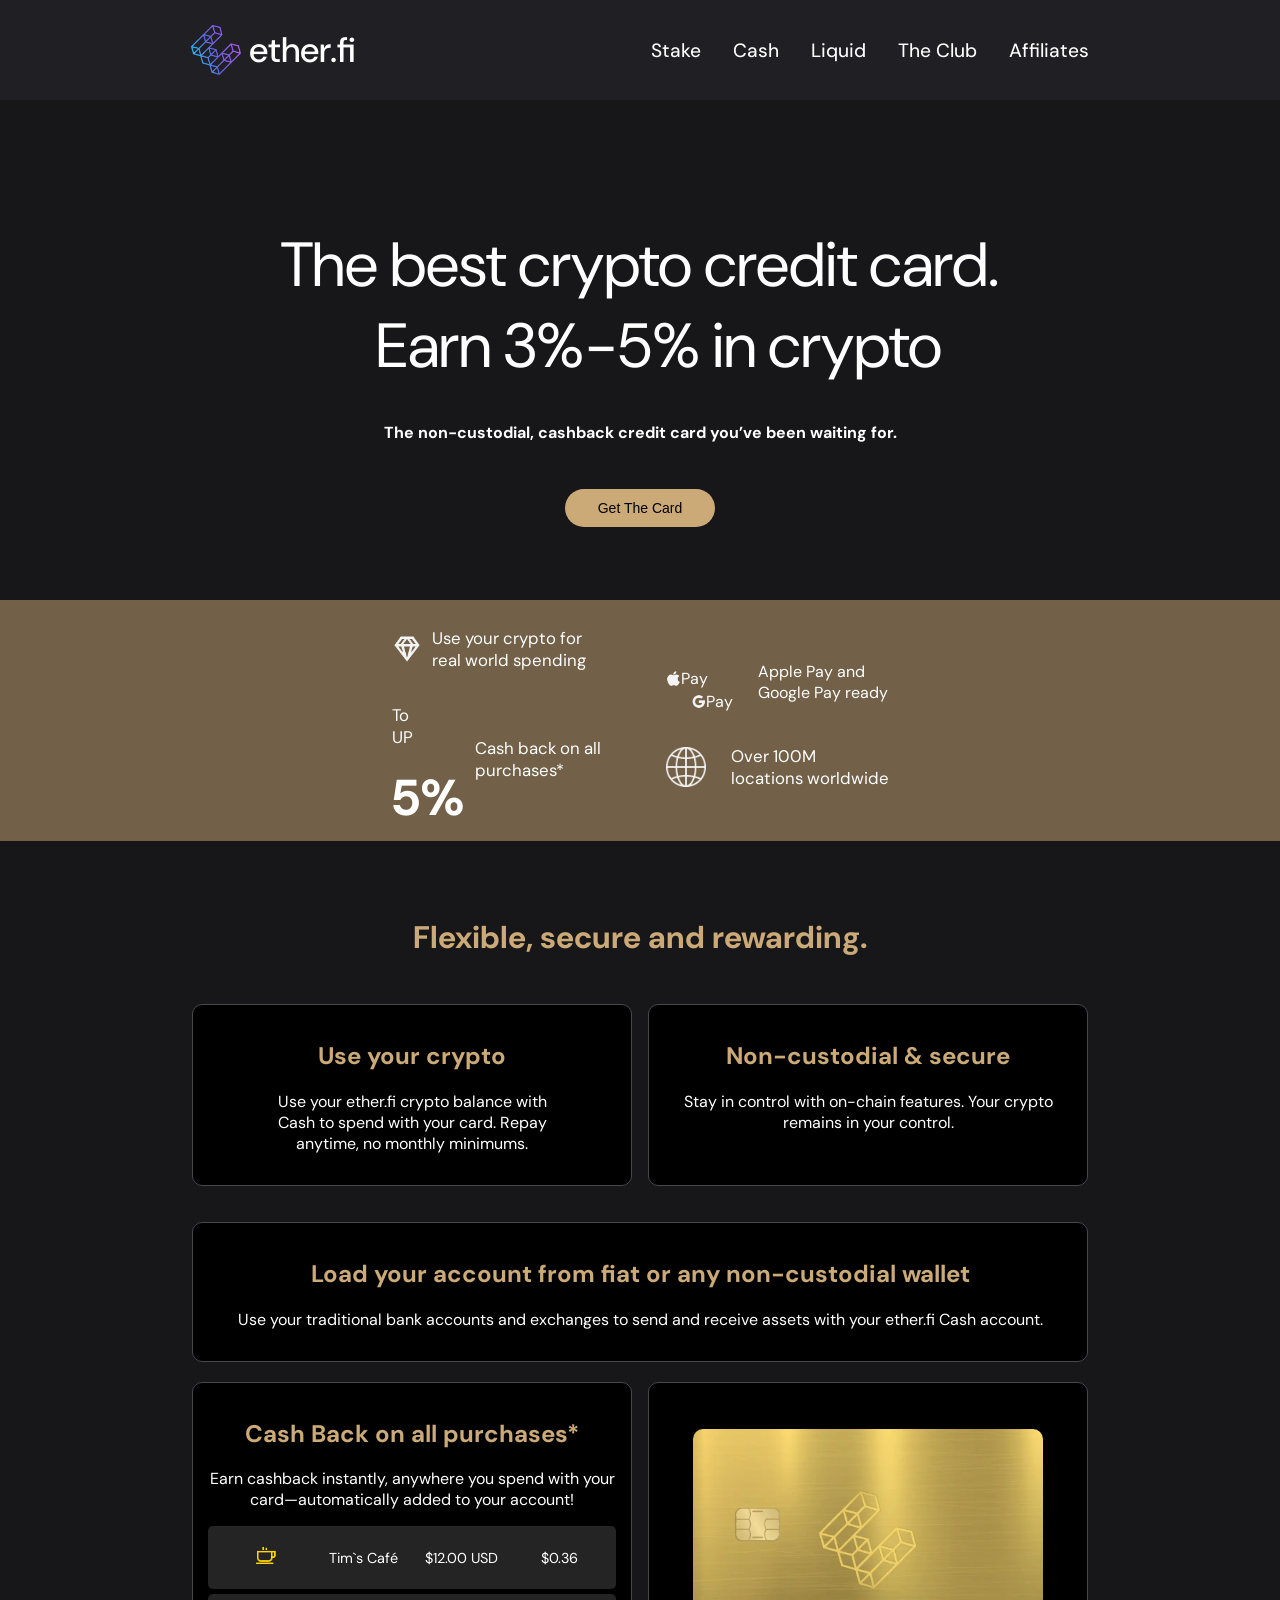
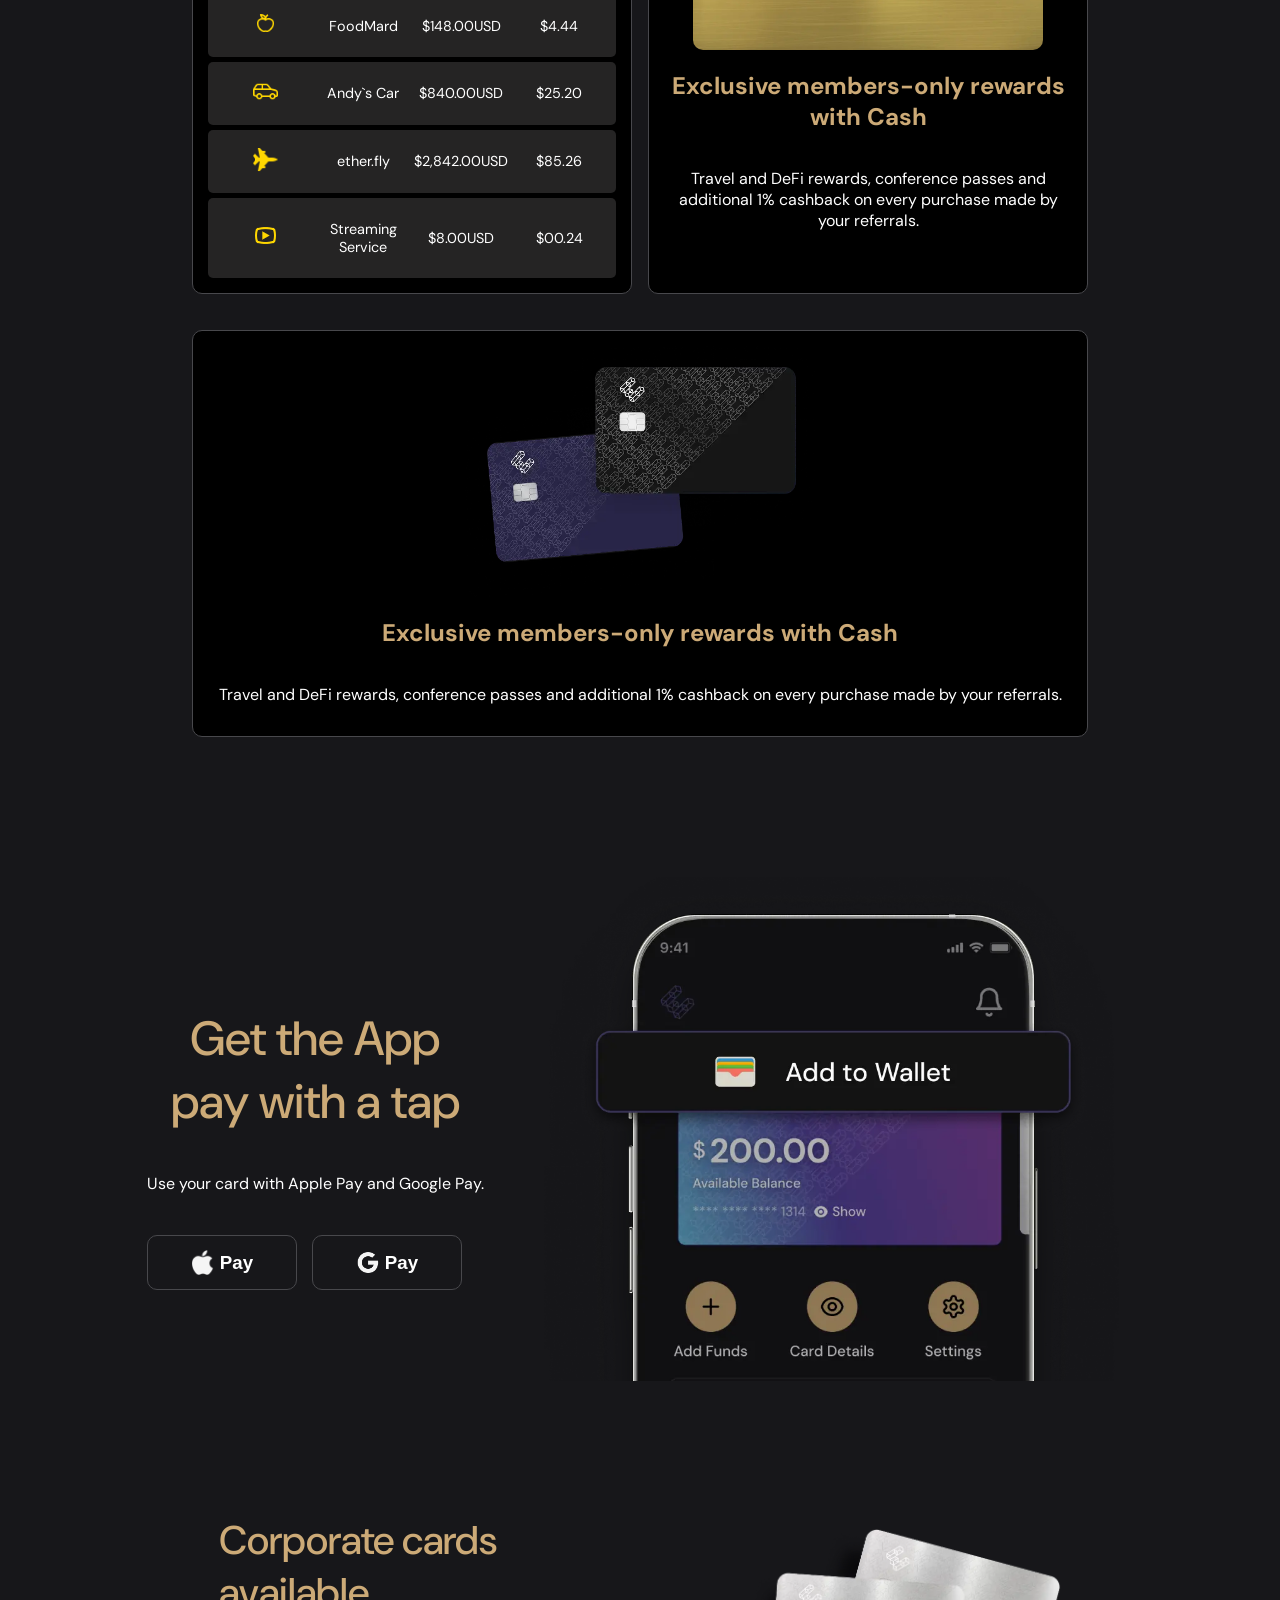
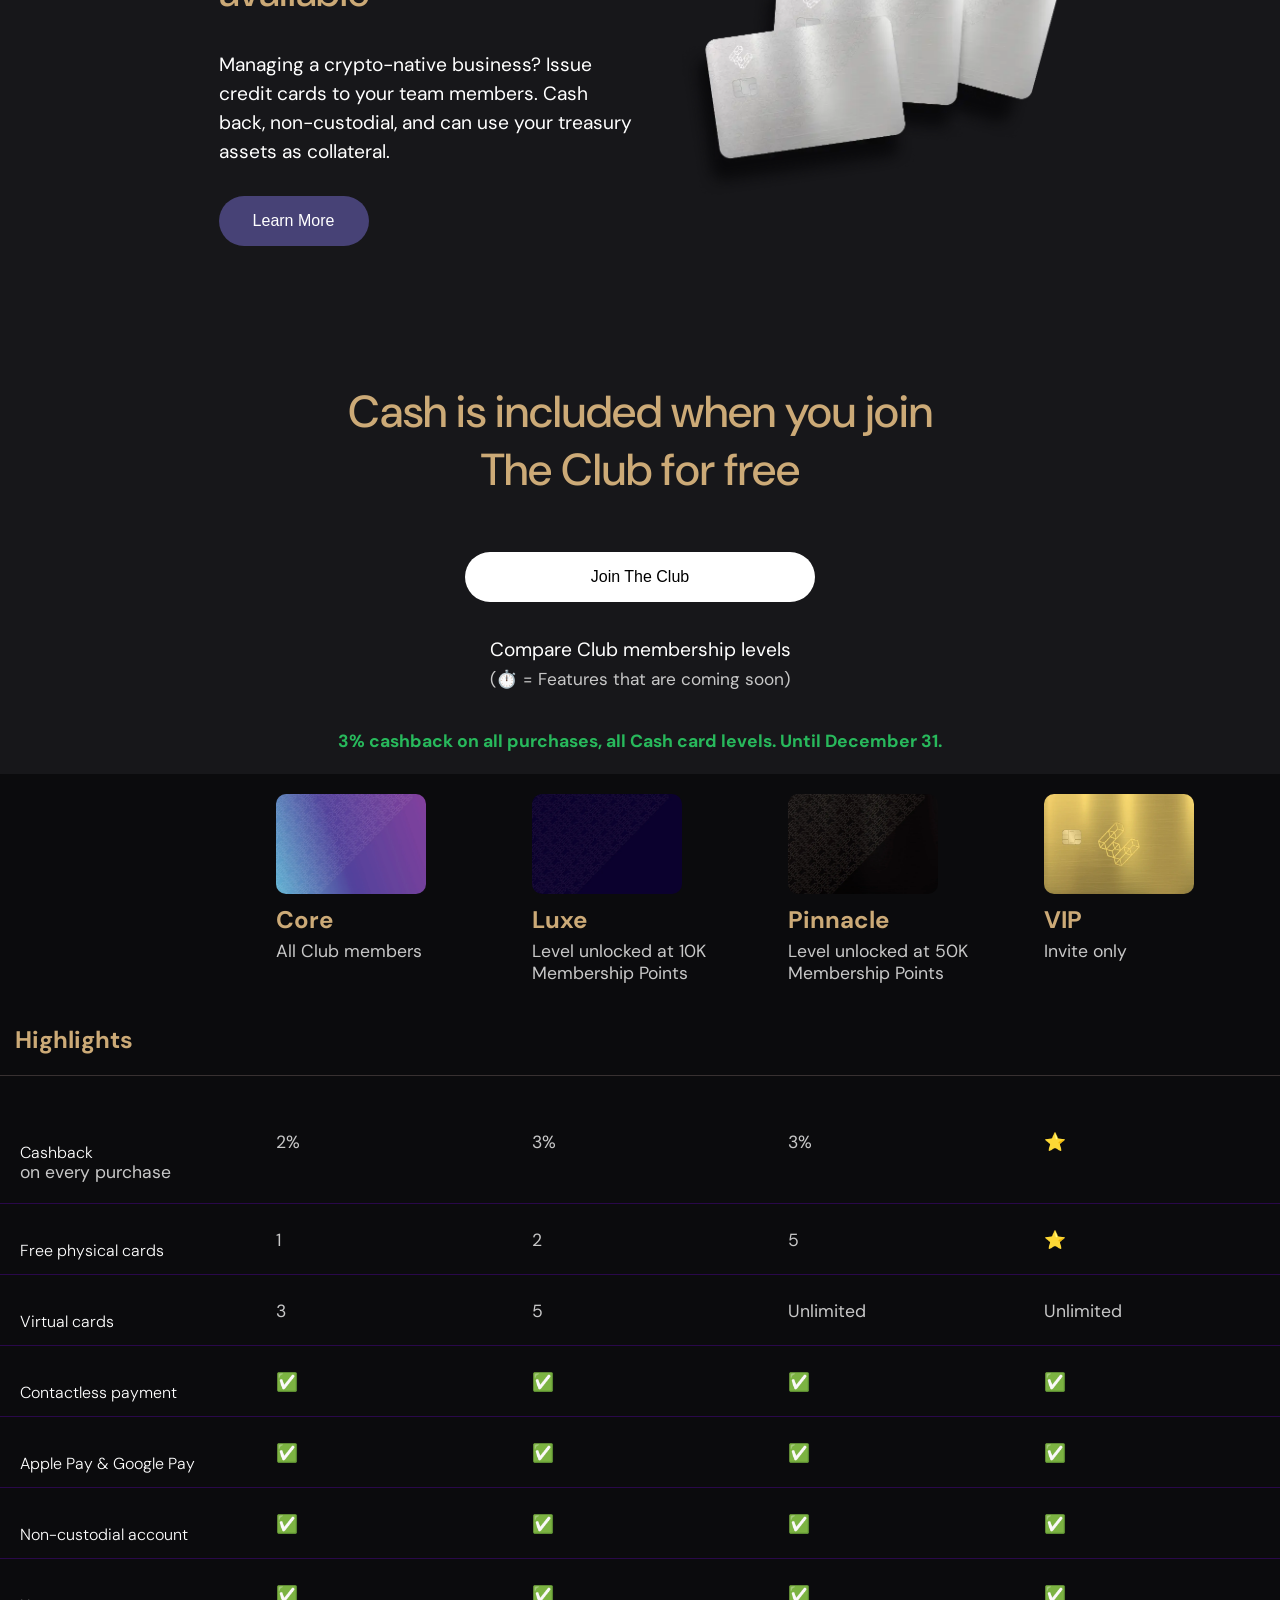
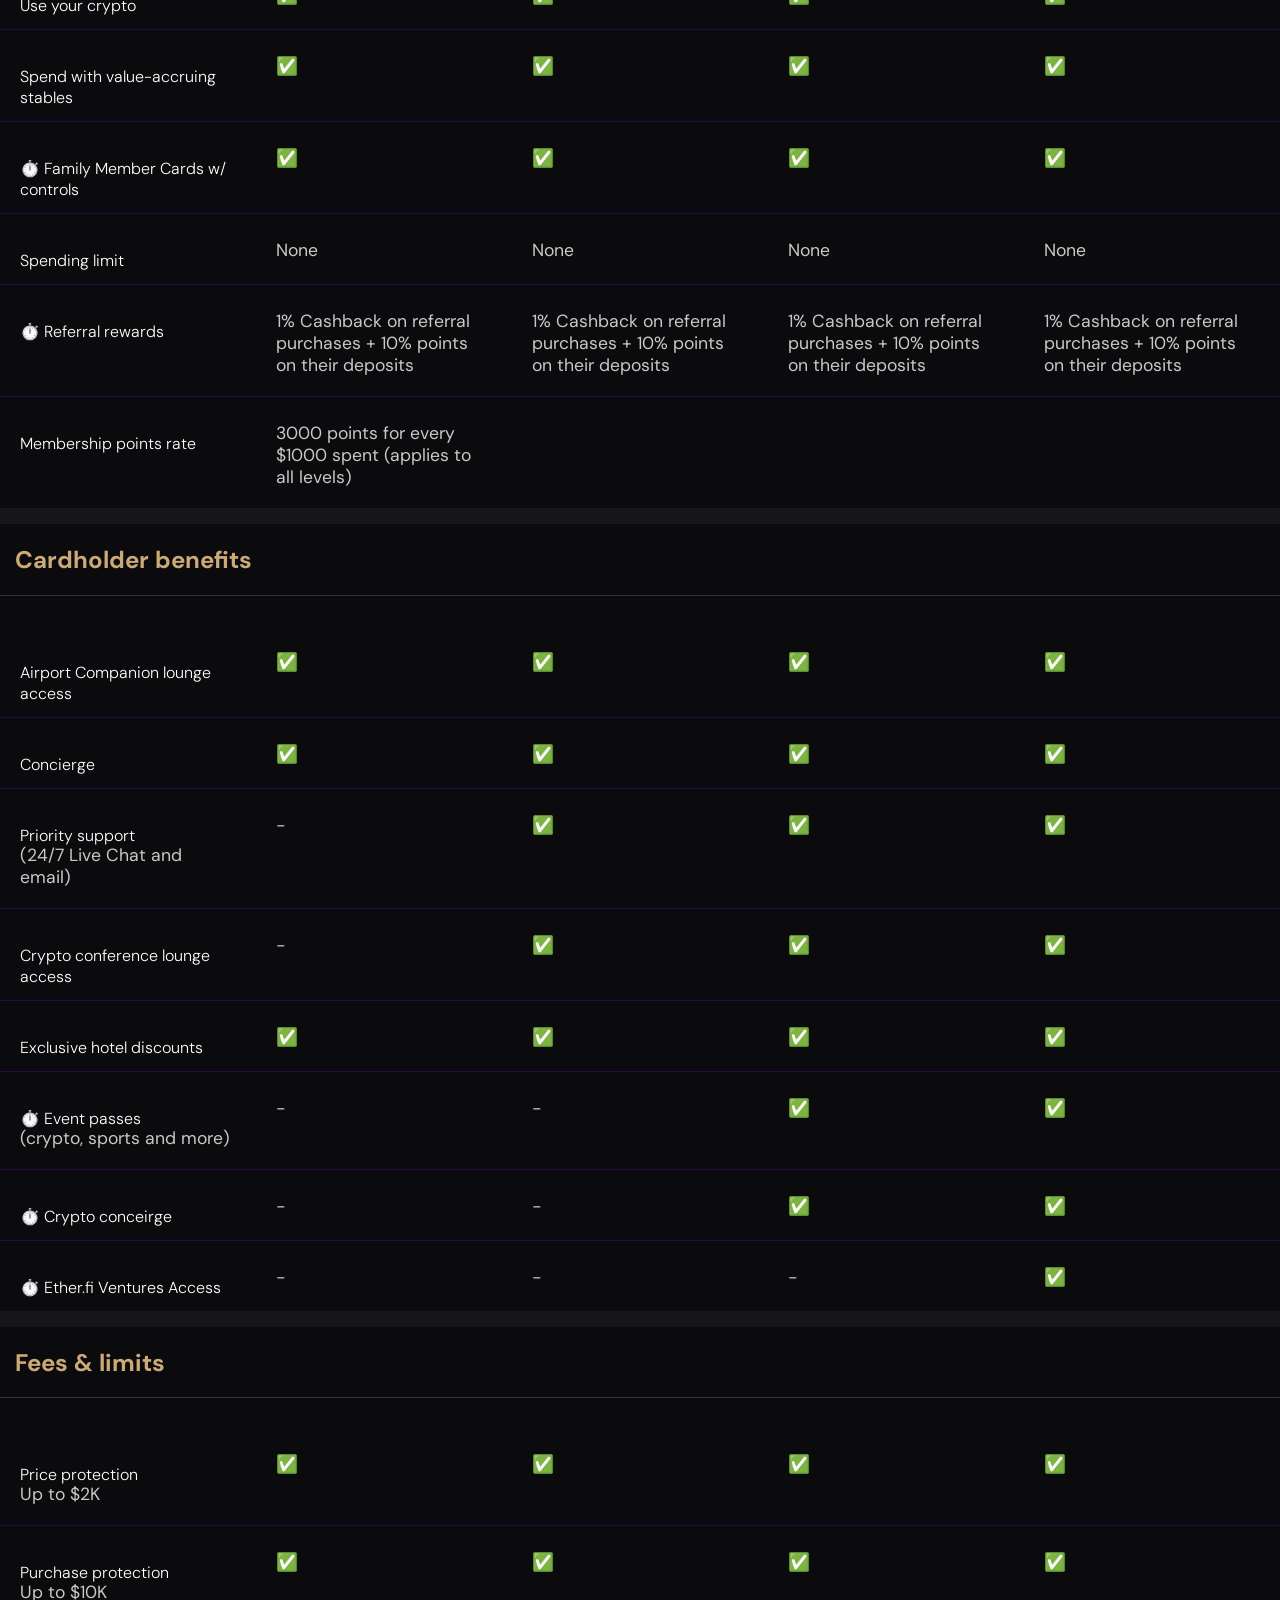
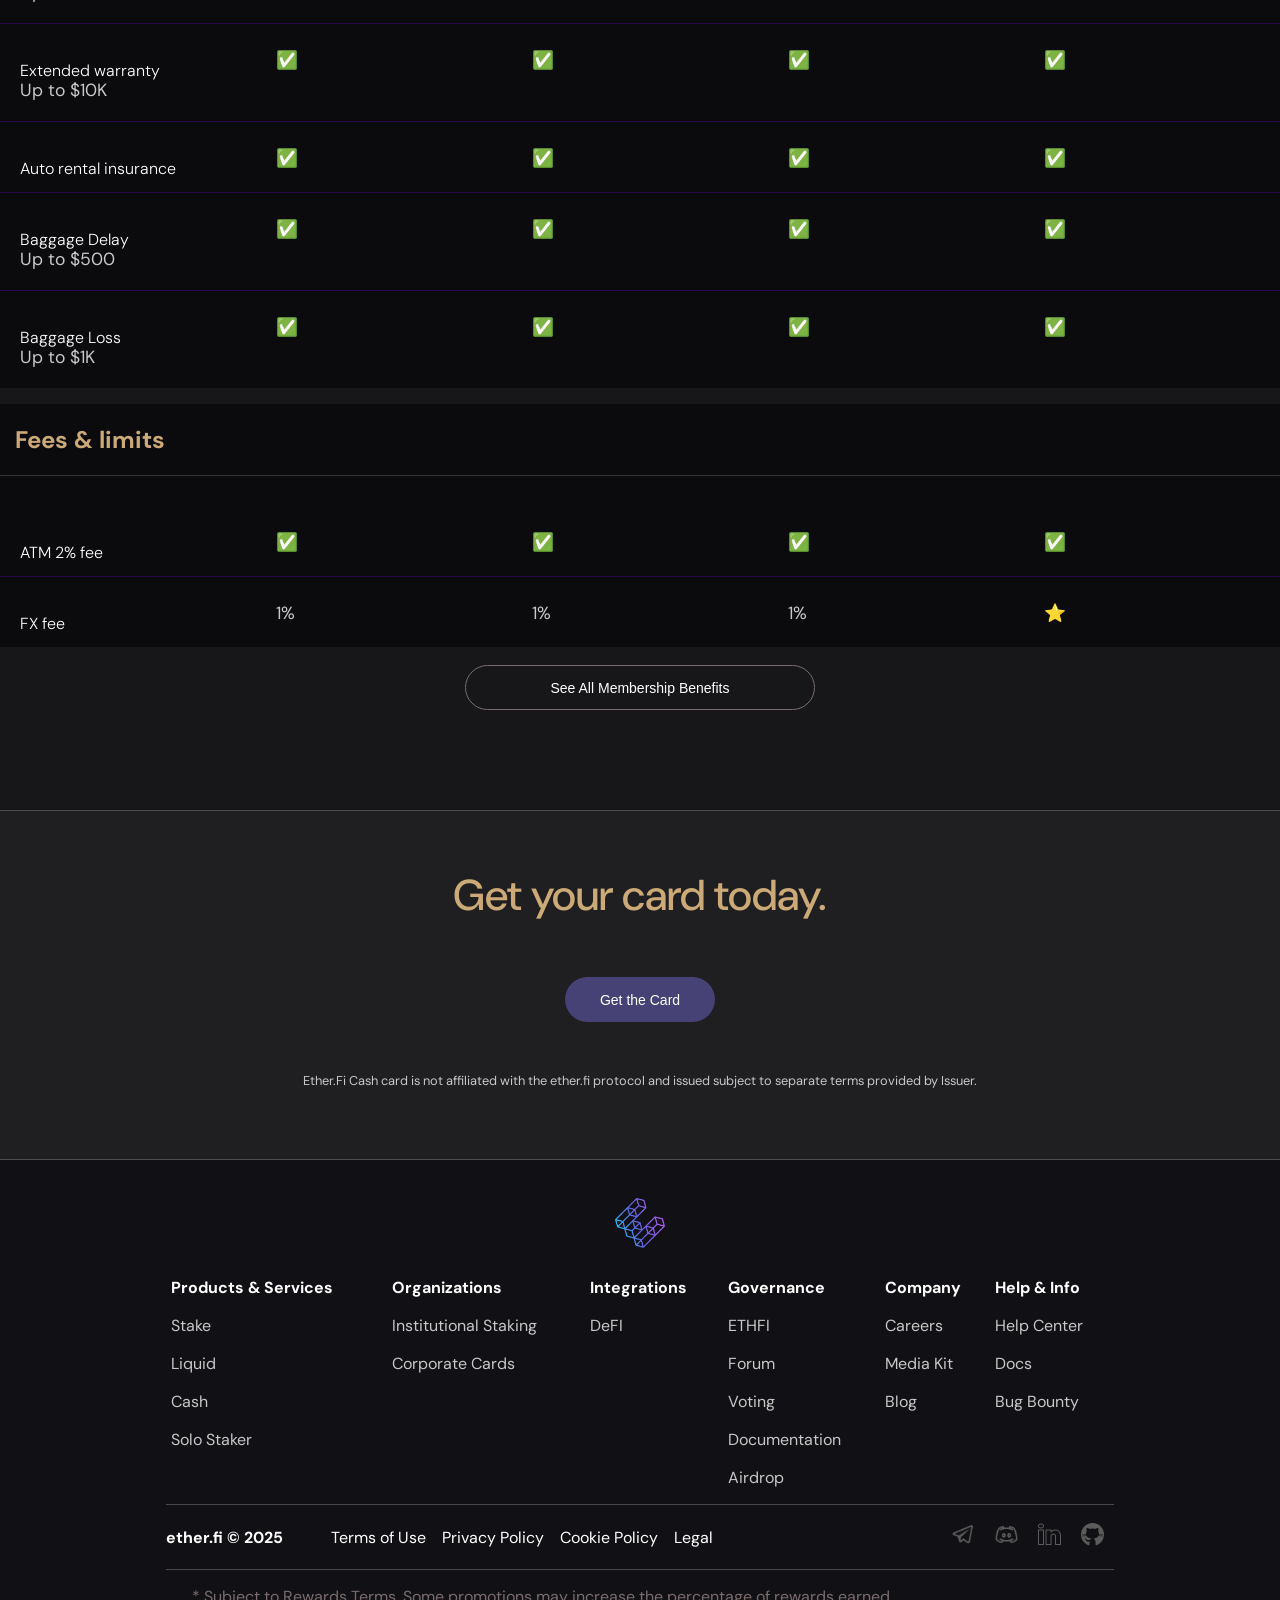
<file: index.html>
<!DOCTYPE html>
<html lang="en">

<head>
  <meta charset="UTF-8" />
  <meta name="viewport" content="width=device-width, initial-scale=1.0" />
  <title>Crypto Copy</title>
  <!-- DM Sans Font -->
  <link rel="preconnect" href="https://fonts.googleapis.com" />
  <link rel="preconnect" href="https://fonts.gstatic.com" crossorigin />
  <link
    href="https://fonts.googleapis.com/css2?family=DM+Sans:ital,opsz,wght@0,9..40,100..1000;1,9..40,100..1000&display=swap"
    rel="stylesheet" />
  <link rel="stylesheet" href="./css/styles.css" />
</head>

<body>
  <!-- Navigation Bar -->
 <nav class="crypto-nav">
  <div class="nav-logo">
    <img class="nav-logo-image" src="./images/logo.png" alt="Logo" />
    <span id="nav-logo-text">ether.fi</span>
  </div>

  
  <button class="hamburger" aria-label="Toggle menu">
    <span></span>
    <span></span>
    <span></span>
  </button>

  <div class="nav-menu">
    <ul class="nav--menu-items">
      <li><a href="https://www.ether.fi/stake">Stake</a></li>
      <li><a href="./index.html">Cash</a></li>
      <li><a href="https://www.ether.fi/liquid">Liquid</a></li>
      <li><a href="https://www.ether.fi/the-club">The Club</a></li>
      <li><a href="https://www.ether.fi/affiliates">Affiliates</a></li>
    </ul>
  </div>
</nav>


  <!-- Carousel Section -->
  <section class="carousel">
    <h1>
      The best crypto credit card.<br /><span> Earn 3%-5% in crypto</span>
    </h1>
    <p>The non-custodial, cashback credit card you’ve been waiting for.</p>
    <button class="carousel-btn"><a class="carousel-btn-a" href="https://www.ether.fi/app/cash/sign-up">Get The Card</a></button>
  </section>

  <!-- Second Navigation Bar -->
  <nav class="second-nav">
    <!-- second-nav-item for tablet 1-->
    <div class="second-nav-tablet-mobile">
      <div class="second-nav-item-1">
        <img class="second-nav-image1" src="./images/diamond.png" alt="diamond Logo" />
        <p>
          Use your crypto for<br />
          real world spending
        </p>
      </div>

      <div class="second-nav-item-2">
        <!-- div for mobile design -->
        <div class="second-nav-item-2-mobile">
          <div>
            <p>
              To <br />
              UP
            </p>
          </div>
          <div>
            <h1>5%</h1>
          </div>
        </div>
        <!-- end div for mobile design -->
        <div>
          <p>Cash back on all <br />purchases*</p>
        </div>
      </div>

    </div>
    <!--end second-nav-item for tablet 1-->

    <!-- second-nav-item for tablet 2-->
    <div class="second-nav-tablet-mobile">
      <div class="second-nav-item-3">
        <div>
          <p>
          <div class="second-nav-item-3-image-div">
            <sub class="second-nav-item-3-image-sub"><img class="second-nav-item-3-image" src="./images/apple.png"
                alt="apple-image" />
              <p>Pay</p>
            </sub>
          </div>

          <sup class="second-nav-item-3-image-sub2"><img class="second-nav-item-3-image" src="./images/google.png"
              alt="google-image" />
            <p>Pay</p>
          </sup>
        </div>
        <div>
          <p>
            Apple Pay and <br />
            Google Pay ready
          </p>
        </div>
      </div>


      <div class="second-nav-item-4">
        <img class="second-nav-image4" src="./images/globe.png" alt="globe image" />
        <p>Over 100M <br /> locations worldwide</p>
      </div>
  </nav>
  </div>
  <!--end second-nav-item for tablet 1-->
  <!-- Card Section -->
  <section class="card-section">

    <!-- Section Title -->
    <div class="card-section-h1-div">
      <h1 class="card-section-h1">
        Flexible, secure and rewarding.
      </h1>
    </div>

    <!--  Example Card Parent -->
    <div class="crypto">
      <!-- First row -->
      <div class="crypto-card">
        <!-- First card -->
        <div>
          <h2>Use your crypto</h2>
          <p>Use your ether.fi crypto balance with <br />Cash to spend with your card. Repay <br /> anytime, no
            monthly minimums.
          </p>
        </div>
        <!-- Second card -->
        <div>
          <h2>Non-custodial & secure</h2>
          <p>
            Stay in control with on-chain features. Your crypto remains in your control.
          </p>
        </div>
        <div>
          <h2>Load your account from fiat or any non-custodial wallet</h2>
          <p>
            Use your traditional bank accounts and exchanges to send and receive assets with your ether.fi Cash account.
          </p>
        </div>
      </div>

      <!-- Second row -->
      <div class="crypto-card">
        <!-- card 4 -->
        <div>
          <h2>
            Cash Back on all purchases*
          </h2>
          <p>
            Earn cashback instantly, anywhere you spend with your card—automatically added to your account!
          </p>

          <!-- Card 4 Table -->

          <div class="crypto-table">
            <!-- Row 1 -->
            <div class="crypto-table-row">
              <div><img class="crypto-table-row-img" src="./images/Cafe_64px.png" alt="Image"></div>
              <div>
                <p>Tim`s Café</p>
              </div>
              <div>
                <p>$12.00 USD</p>
              </div>
              <div>
                <p>$0.36</p>
              </div>
            </div>
            <!-- End of Row 1  -->

            <!-- Row 2 -->
            <div class="crypto-table-row">
              <div><img class="crypto-table-row-img" src="./images/normal apple.png" alt="Image"></div>
              <div>
                <p>FoodMard</p>
              </div>
              <div>
                <p>$148.00USD</p>
              </div>
              <div>
                <p>$4.44</p>
              </div>
            </div>
            <!-- End of Row 2  -->

            <!-- Row 3 -->
            <div class="crypto-table-row">
              <div><img class="crypto-table-row-img" src="./images/car.png" alt="Image"></div>
              <div>
                <p>Andy`s Car</p>
              </div>
              <div>
                <p>$840.00USD</p>
              </div>
              <div>
                <p>$25.20</p>
              </div>
            </div>
            <!-- End of Row 3  -->

            <!-- Row 4 -->
            <div class="crypto-table-row">
              <div><img class="crypto-table-row-img" src="./images/Fighter Jet_52px.png" alt="Image"></div>
              <div>
                <p>ether.fly</p>
              </div>
              <div>
                <p>$2,842.00USD</p>
              </div>
              <div>
                <p>$85.26</p>
              </div>
            </div>
            <!-- End of Row 4  -->

            <!-- Row 5 -->
            <div class="crypto-table-row">
              <div>
                <img class="crypto-table-row-img" src="./images/YouTube 2_48px.png" alt="Image">
              </div>
              <div>
                <p>Streaming Service</p>
              </div>
              <div>
                <p>$8.00USD</p>
              </div>
              <div>
                <p>$00.24</p>
              </div>
            </div>
            <!-- End of Row 5  -->
          </div>
        </div>
        <!-- card 4 end -->

        <!-- card 5 -->
        <div class="card-3">
          <img src="./images/gold_card.webp" alt="Golden Image">
          <h2>
            Exclusive members-only rewards with Cash
          </h2>
          <p>
            Travel and DeFi rewards, conference passes and additional 1% cashback on every purchase made by your
            referrals.
          </p>
        </div>
        <!-- card 5 end -->

        <!-- card 6 -->
        <div class="card-3">
          <img src="./images/two-cards.webp" alt="Golden Image">
          <h2>
            Exclusive members-only rewards with Cash
          </h2>
          <p>
            Travel and DeFi rewards, conference passes and additional 1% cashback on every purchase made by your
            referrals.
          </p>
        </div>
        <!-- card 6 end -->
      </div>
    </div>
  </section>

  <!-- Get the App Section -->
  <section>
    <!-- Row  -->
    <div class="payment-container">
      <!-- Get the App Col -->
      <div class="payment-title">
        <h2>Get the App <br> pay with a tap</h2>
        <p>Use your card with Apple Pay and Google Pay.</p>
        <!-- The two payment options -->
        <div class="payment-options">
          <div class="payment-options-btn">
            <button>
              <img src="./images/apple.png" alt="apple store image" />
              <h3>Pay</h3>
            </button>
          </div>
          <div class="payment-options-btn">
            <button>
              <img src="./images/google.png" alt="google play image" />
              <h3>Pay</h3>
            </button>
          </div>
        </div>
      </div>
      <!-- The two payment options -->

      <!-- Add to wallet image -->
      <div class="add-to-wallet-img">
        <div><img src="./images/add-to-wallet.webp" alt="add to wallet image"></div>
      </div>
    </div>
    <!-- Row End -->
  </section>

  <!-- Corporate Section   -->
  <section>
    <div class="corporate-parent">
      <div>
        <h2>
          Corporate cards <br /> available
        </h2>
        <p>
          Managing a crypto-native business? Issue <br /> credit cards to your team members. Cash <br /> back,
          non-custodial, and can
          use your treasury <br /> assets as collateral.
        </p>
        <button>Learn More</button>
      </div>
      <div>
        <img class="corporate-image" src="./images/corporate-cards-available.webp" alt="corporate-card">
      </div>
    </div>
  </section>

  <!-- Cash is included Section -->
  <section>
    <div class="cash-included-parent">
      <h2>
        Cash is included when you join <br /> The Club for free
      </h2>
      <button>Join The Club</button>
      <p>
        Compare Club membership levels <br />
        <span>(⏱️ = Features that are coming soon)</span>
      </p>
      <strong>3% cashback on all purchases, all Cash card levels. Until December 31.</strong>
    </div>

    <!-- Table Section With Card 1 -->
    <section class="hide">
      <div class="table-parent">
        <!-- Row 1 -->
        <div class="table-row">
          <!-- Empty Card -->
          <div class="table-inner-card">
            <p></p>
          </div>
          <!-- Core Card -->
          <div class="table-inner-card">
            <img src="./images/pepe_blank.webp" alt="card image" />
            <h2>Core</h2>
            <p>All Club members</p>
          </div>
          <!-- Luxe Card -->
          <div class="table-inner-card">
            <img src="./images/wojak_blank.webp" alt="card image" />
            <h2>Luxe</h2>
            <p>Level unlocked at 10K Membership Points</p>
          </div>
          <!-- Pinnacle Card -->
          <div class="table-inner-card">
            <img src="./images/chad_blank.webp" alt="card image" />
            <h2>Pinnacle</h2>
            <p>Level unlocked at 50K Membership Points</p>
          </div>
          <!-- VIP Card -->
          <div class="table-inner-card">
            <img src="./images/gold_card.webp" alt="card image" />
            <h2>VIP</h2>
            <p>Invite only</p>
          </div>
        </div>
        <!-- End Row 1 -->

        <!-- Row 2 -->
        <div class="highlights-row">
          <!-- Highlights Card -->
          <h2>Highlights </h2>
        </div>
        <!-- End Row 2 -->

        <!-- Row 3 -->
        <div class="table-row">
          <!-- item 1 -->
          <div class="table-inner-card">
            <h3>Cashback</h3>
            <p>on every purchase</p>
          </div>
          <!-- item 2 -->
          <div class="table-inner-card">
            <p>2%</p>
          </div>
          <!-- item 3 -->
          <div class="table-inner-card">
            <p>3%</p>
          </div>
          <!-- item 4 -->
          <div class="table-inner-card">
            <p>3%</p>
          </div>
          <!-- item 5 -->
          <div class="table-inner-card">
            <p>⭐️</p>
          </div>
        </div>
        <!-- End Row 3 -->

        <!-- row 4 -->
        <div class="table-row">
          <!-- item 1 -->
          <div class="table-inner-card">
            <h3>Free physical cards</h3>
          </div>
          <!-- item 2 -->
          <div class="table-inner-card">
            <p>1</p>
          </div>
          <!-- item 3 -->
          <div class="table-inner-card">
            <p>2</p>
          </div>
          <!-- item 4 -->
          <div class="table-inner-card">
            <p>5</p>
          </div>
          <!-- item 5 -->
          <div class="table-inner-card">
            <p>⭐️</p>
          </div>
        </div>
        <!-- end row 4 -->

        <!-- row 5 -->
        <div class="table-row">
          <!-- item 1 -->
          <div class="table-inner-card">
            <h3>Virtual cards</h3>
          </div>
          <!-- item 2 -->
          <div class="table-inner-card">
            <p>3</p>
          </div>
          <!-- item 3 -->
          <div class="table-inner-card">
            <p>5</p>
          </div>
          <!-- item 4 -->
          <div class="table-inner-card">
            <p>Unlimited</p>
          </div>
          <!-- item 5 -->
          <div class="table-inner-card">
            <p>Unlimited</p>
          </div>
        </div>
        <!-- end row 5 -->

        <!-- row 6 -->
        <div class="table-row">
          <!-- item 1 -->
          <div class="table-inner-card">
            <h3>Contactless payment</h3>
          </div>
          <!-- item 2 -->
          <div class="table-inner-card">
            <p>✅</p>
          </div>
          <!-- item 3 -->
          <div class="table-inner-card">
            <p>✅</p>
          </div>
          <!-- item 4 -->
          <div class="table-inner-card">
            <p>✅</p>
          </div>
          <!-- item 5 -->
          <div class="table-inner-card">
            <p>✅</p>
          </div>
        </div>
        <!-- end row 6 -->

        <!-- row 7 -->
        <div class="table-row">
          <!-- item 1 -->
          <div class="table-inner-card">
            <h3>Apple Pay & Google Pay</h3>
          </div>
          <!-- item 2 -->
          <div class="table-inner-card">
            <p>✅</p>
          </div>
          <!-- item 3 -->
          <div class="table-inner-card">
            <p>✅</p>
          </div>
          <!-- item 4 -->
          <div class="table-inner-card">
            <p>✅</p>
          </div>
          <!-- item 5 -->
          <div class="table-inner-card">
            <p>✅</p>
          </div>
        </div>
        <!-- end row 7 -->

        <!-- row 8 -->
        <div class="table-row">
          <!-- item 1 -->
          <div class="table-inner-card">
            <h3>Non-custodial account</h3>
          </div>
          <!-- item 2 -->
          <div class="table-inner-card">
            <p>✅</p>
          </div>
          <!-- item 3 -->
          <div class="table-inner-card">
            <p>✅</p>
          </div>
          <!-- item 4 -->
          <div class="table-inner-card">
            <p>✅</p>
          </div>
          <!-- item 5 -->
          <div class="table-inner-card">
            <p>✅</p>
          </div>
        </div>
        <!-- end row 8 -->

        <!-- row 9 -->
        <div class="table-row">
          <!-- item 1 -->
          <div class="table-inner-card">
            <h3>Use your crypto</h3>
          </div>
          <!-- item 2 -->
          <div class="table-inner-card">
            <p>✅</p>
          </div>
          <!-- item 3 -->
          <div class="table-inner-card">
            <p>✅</p>
          </div>
          <!-- item 4 -->
          <div class="table-inner-card">
            <p>✅</p>
          </div>
          <!-- item 5 -->
          <div class="table-inner-card">
            <p>✅</p>
          </div>
        </div>
        <!-- end row 9 -->

        <!-- row 10 -->
        <div class="table-row">
          <!-- item 1 -->
          <div class="table-inner-card">
            <h3>Spend with value-accruing stables</h3>
          </div>
          <!-- item 2 -->
          <div class="table-inner-card">
            <p>✅</p>
          </div>
          <!-- item 3 -->
          <div class="table-inner-card">
            <p>✅</p>
          </div>
          <!-- item 4 -->
          <div class="table-inner-card">
            <p>✅</p>
          </div>
          <!-- item 5 -->
          <div class="table-inner-card">
            <p>✅</p>
          </div>
        </div>
        <!-- end row 10 -->

        <!-- row 11 -->
        <div class="table-row">
          <!-- item 1 -->
          <div class="table-inner-card">
            <h3>⏱️ Family Member Cards w/ controls</h3>
          </div>
          <!-- item 2 -->
          <div class="table-inner-card">
            <p>✅</p>
          </div>
          <!-- item 3 -->
          <div class="table-inner-card">
            <p>✅</p>
          </div>
          <!-- item 4 -->
          <div class="table-inner-card">
            <p>✅</p>
          </div>
          <!-- item 5 -->
          <div class="table-inner-card">
            <p>✅</p>
          </div>
        </div>
        <!-- end row 11 -->

        <!-- row 12 -->
        <div class="table-row">
          <!-- item 1 -->
          <div class="table-inner-card">
            <h3>Spending limit</h3>
          </div>
          <!-- item 2 -->
          <div class="table-inner-card">
            <p>None</p>
          </div>
          <!-- item 3 -->
          <div class="table-inner-card">
            <p>None</p>
          </div>
          <!-- item 4 -->
          <div class="table-inner-card">
            <p>None</p>
          </div>
          <!-- item 5 -->
          <div class="table-inner-card">
            <p>None</p>
          </div>
        </div>
        <!-- end row 12 -->

        <!-- row 13 -->
        <div class="table-row">
          <!-- item 1 -->
          <div class="table-inner-card">
            <h3>⏱️ Referral rewards</h3>
          </div>
          <!-- item 2 -->
          <div class="table-inner-card">
            <p>1% Cashback on referral purchases + 10% points on their deposits</p>
          </div>
          <!-- item 3 -->
          <div class="table-inner-card">
            <p>1% Cashback on referral purchases + 10% points on their deposits</p>
          </div>
          <!-- item 4 -->
          <div class="table-inner-card">
            <p>1% Cashback on referral purchases + 10% points on their deposits</p>
          </div>
          <!-- item 5 -->
          <div class="table-inner-card">
            <p>1% Cashback on referral purchases + 10% points on their deposits</p>
          </div>
        </div>
        <!-- end row 13 -->

        <!-- row 14 -->
        <div class="table-row">
          <!-- item 1 -->
          <div class="table-inner-card">
            <h3>Membership points rate</h3>
          </div>
          <!-- item 2 -->
          <div class="table-inner-card">
            <p>3000 points for every $1000 spent (applies to all levels)</p>
          </div>
          <!-- item 3 -->
          <div class="table-inner-card">
            <p></p>
          </div>
          <!-- item 4 -->
          <div class="table-inner-card">
            <p></p>
          </div>
          <!-- item 5 -->
          <div class="table-inner-card">
            <p></p>
          </div>
        </div>
        <!-- end row 14 -->
      </div>
    </section>
    <!-- End Table Section With Card 1  -->

    <!-- Table Section With Card 2 -->
    <section class="separate-table hide">
      <div class="table-parent">

        <!-- row 1 -->
        <div class="highlights-row">
          <!-- Cardholder benefits Card -->
          <h2>Cardholder benefits </h2>
        </div>
        <!-- end row 1 -->

        <!-- row 2 -->
        <div class="table-row">
          <!-- item 1 -->
          <div class="table-inner-card">
            <h3>Airport Companion lounge access</h3>
          </div>
          <!-- item 2 -->
          <div class="table-inner-card">
            <p>✅</p>
          </div>
          <!-- item 3 -->
          <div class="table-inner-card">
            <p>✅</p>
          </div>
          <!-- item 4 -->
          <div class="table-inner-card">
            <p>✅</p>
          </div>
          <!-- item 5 -->
          <div class="table-inner-card">
            <p>✅</p>
          </div>
        </div>
        <!-- end row 2-->

        <!-- row 3 -->
        <div class="table-row">
          <!-- item 1 -->
          <div class="table-inner-card">
            <h3>Concierge</h3>
          </div>
          <!-- item 2 -->
          <div class="table-inner-card">
            <p>✅</p>
          </div>
          <!-- item 3 -->
          <div class="table-inner-card">
            <p>✅</p>
          </div>
          <!-- item 4 -->
          <div class="table-inner-card">
            <p>✅</p>
          </div>
          <!-- item 5 -->
          <div class="table-inner-card">
            <p>✅</p>
          </div>
        </div>
        <!-- end row 3 -->

        <!-- row 4 -->
        <div class="table-row">
          <!-- item 1 -->
          <div class="table-inner-card">
            <h3>Priority support</h3>
            <p>(24/7 Live Chat and email)</p>
          </div>
          <!-- item 2 -->
          <div class="table-inner-card">
            <p>-</p>
          </div>
          <!-- item 3 -->
          <div class="table-inner-card">
            <p>✅</p>
          </div>
          <!-- item 4 -->
          <div class="table-inner-card">
            <p>✅</p>
          </div>
          <!-- item 5 -->
          <div class="table-inner-card">
            <p>✅</p>
          </div>
        </div>
        <!-- end row 4 -->

        <!-- row 5 -->
        <div class="table-row">
          <!-- item 1 -->
          <div class="table-inner-card">
            <h3>Crypto conference lounge access</h3>
          </div>
          <!-- item 2 -->
          <div class="table-inner-card">
            <p>-</p>
          </div>
          <!-- item 3 -->
          <div class="table-inner-card">
            <p>✅</p>
          </div>
          <!-- item 4 -->
          <div class="table-inner-card">
            <p>✅</p>
          </div>
          <!-- item 5 -->
          <div class="table-inner-card">
            <p>✅</p>
          </div>
        </div>
        <!-- end row 5 -->

        <!-- row 6 -->
        <div class="table-row">
          <!-- item 1 -->
          <div class="table-inner-card">
            <h3>Exclusive hotel discounts</h3>
          </div>
          <!-- item 2 -->
          <div class="table-inner-card">
            <p>✅</p>
          </div>
          <!-- item 3 -->
          <div class="table-inner-card">
            <p>✅</p>
          </div>
          <!-- item 4 -->
          <div class="table-inner-card">
            <p>✅</p>
          </div>
          <!-- item 5 -->
          <div class="table-inner-card">
            <p>✅</p>
          </div>
        </div>
        <!--  end row 6 -->

        <!-- row 7 -->
        <div class="table-row">
          <!-- item 1 -->
          <div class="table-inner-card">
            <h3>⏱️ Event passes</h3>
            <p>(crypto, sports and more)</p>
          </div>
          <!-- item 2 -->
          <div class="table-inner-card">
            <p>-</p>
          </div>
          <!-- item 3 -->
          <div class="table-inner-card">
            <p>-</p>
          </div>
          <!-- item 4 -->
          <div class="table-inner-card">
            <p>✅</p>
          </div>
          <!-- item 5 -->
          <div class="table-inner-card">
            <p>✅</p>
          </div>
        </div>
        <!-- end row 7 -->

        <!-- row 8 -->
        <div class="table-row">
          <!-- item 1 -->
          <div class="table-inner-card">
            <h3>⏱️ Crypto conceirge</h3>
          </div>
          <!-- item 2 -->
          <div class="table-inner-card">
            <p>-</p>
          </div>
          <!-- item 3 -->
          <div class="table-inner-card">
            <p>-</p>
          </div>
          <!-- item 4 -->
          <div class="table-inner-card">
            <p>✅</p>
          </div>
          <!-- item 5 -->
          <div class="table-inner-card">
            <p>✅</p>
          </div>
        </div>
        <!-- end row 8 -->

        <!-- row 9 -->
        <div class="table-row">
          <!-- item 1 -->
          <div class="table-inner-card">
            <h3>⏱️ Ether.fi Ventures Access</h3>
          </div>
          <!-- item 2 -->
          <div class="table-inner-card">
            <p>-</p>
          </div>
          <!-- item 3 -->
          <div class="table-inner-card">
            <p>-</p>
          </div>
          <!-- item 4 -->
          <div class="table-inner-card">
            <p>-</p>
          </div>
          <!-- item 5 -->
          <div class="table-inner-card">
            <p>✅</p>
          </div>
        </div>
        <!-- end row 9 -->
      </div>
    </section>
    <!-- End Table Section With Card 2 -->

    <!-- Table Section With Card 3 -->
    <section class="separate-table hide">
      <div class="table-parent">

        <!-- row 1 -->
        <div class="highlights-row">
          <!-- Fees & limits Card -->
          <h2>Fees & limits </h2>
        </div>
        <!-- end row 1 -->

        <!-- row 2 -->
        <div class="table-row">
          <!-- item 1 -->
          <div class="table-inner-card">
            <h3>Price protection</h3>
            <p>Up to $2K</p>
          </div>
          <!-- item 2 -->
          <div class="table-inner-card">
            <p>✅</p>
          </div>
          <!-- item 3 -->
          <div class="table-inner-card">
            <p>✅</p>
          </div>
          <!-- item 4 -->
          <div class="table-inner-card">
            <p>✅</p>
          </div>
          <!-- item 5 -->
          <div class="table-inner-card">
            <p>✅</p>
          </div>
        </div>
        <!-- end row 2-->

        <!-- row 3 -->
        <div class="table-row">
          <!-- item 1 -->
          <div class="table-inner-card">
            <h3>Purchase protection</h3>
            <p>Up to $10K</p>
          </div>
          <!-- item 2 -->
          <div class="table-inner-card">
            <p>✅</p>
          </div>
          <!-- item 3 -->
          <div class="table-inner-card">
            <p>✅</p>
          </div>
          <!-- item 4 -->
          <div class="table-inner-card">
            <p>✅</p>
          </div>
          <!-- item 5 -->
          <div class="table-inner-card">
            <p>✅</p>
          </div>
        </div>
        <!-- end row 3 -->

        <!-- row 4 -->
        <div class="table-row">
          <!-- item 1 -->
          <div class="table-inner-card">
            <h3>Extended warranty</h3>
            <p>Up to $10K</p>
          </div>
          <!-- item 2 -->
          <div class="table-inner-card">
            <p>✅</p>
          </div>
          <!-- item 3 -->
          <div class="table-inner-card">
            <p>✅</p>
          </div>
          <!-- item 4 -->
          <div class="table-inner-card">
            <p>✅</p>
          </div>
          <!-- item 5 -->
          <div class="table-inner-card">
            <p>✅</p>
          </div>
        </div>
        <!-- end row 4 -->

        <!-- row 5 -->
        <div class="table-row">
          <!-- item 1 -->
          <div class="table-inner-card">
            <h3>Auto rental insurance</h3>
          </div>
          <!-- item 2 -->
          <div class="table-inner-card">
            <p>✅</p>
          </div>
          <!-- item 3 -->
          <div class="table-inner-card">
            <p>✅</p>
          </div>
          <!-- item 4 -->
          <div class="table-inner-card">
            <p>✅</p>
          </div>
          <!-- item 5 -->
          <div class="table-inner-card">
            <p>✅</p>
          </div>
        </div>
        <!-- end row 5 -->

        <!-- row 6 -->
        <div class="table-row">
          <!-- item 1 -->
          <div class="table-inner-card">
            <h3>Baggage Delay</h3>
            <p>Up to $500</p>
          </div>
          <!-- item 2 -->
          <div class="table-inner-card">
            <p>✅</p>
          </div>
          <!-- item 3 -->
          <div class="table-inner-card">
            <p>✅</p>
          </div>
          <!-- item 4 -->
          <div class="table-inner-card">
            <p>✅</p>
          </div>
          <!-- item 5 -->
          <div class="table-inner-card">
            <p>✅</p>
          </div>
        </div>
        <!--  end row 6 -->

        <!-- row 7 -->
        <div class="table-row">
          <!-- item 1 -->
          <div class="table-inner-card">
            <h3>Baggage Loss</h3>
            <p>Up to $1K</p>
          </div>
          <!-- item 2 -->
          <div class="table-inner-card">
            <p>✅</p>
          </div>
          <!-- item 3 -->
          <div class="table-inner-card">
            <p>✅</p>
          </div>
          <!-- item 4 -->
          <div class="table-inner-card">
            <p>✅</p>
          </div>
          <!-- item 5 -->
          <div class="table-inner-card">
            <p>✅</p>
          </div>
        </div>
        <!-- end row 7 -->
      </div>
    </section>
    <!-- End Table Section With Card 3 -->

    <!-- Table Section With Card 4 -->
    <section class="separate-table hide">
      <div class="table-parent">

        <!-- row 1 -->
        <div class="highlights-row">
          <!-- Fees & limits Card -->
          <h2>Fees & limits </h2>
        </div>
        <!-- end row 1 -->

        <!-- row 2 -->
        <div class="table-row">
          <!-- item 1 -->
          <div class="table-inner-card">
            <h3>ATM 2% fee</h3>
          </div>
          <!-- item 2 -->
          <div class="table-inner-card">
            <p>✅</p>
          </div>
          <!-- item 3 -->
          <div class="table-inner-card">
            <p>✅</p>
          </div>
          <!-- item 4 -->
          <div class="table-inner-card">
            <p>✅</p>
          </div>
          <!-- item 5 -->
          <div class="table-inner-card">
            <p>✅</p>
          </div>
        </div>
        <!-- end row 2-->

        <!-- row 3 -->
        <div class="table-row">
          <!-- item 1 -->
          <div class="table-inner-card">
            <h3>FX fee</h3>
          </div>
          <!-- item 2 -->
          <div class="table-inner-card">
            <p>1%</p>
          </div>
          <!-- item 3 -->
          <div class="table-inner-card">
            <p>1%</p>
          </div>
          <!-- item 4 -->
          <div class="table-inner-card">
            <p>1%</p>
          </div>
          <!-- item 5 -->
          <div class="table-inner-card">
            <p>⭐️</p>
          </div>
        </div>
        <!-- end row 3 -->
      </div>
      <!-- See All Membership Benefits Button -->
      <button class="membership-btn">See All Membership Benefits</button>
      <!-- End See All Membership Benefits Button -->
    </section>
    <!-- End Table Section With Card 4 -->

    <!-- Get your Card Today Section -->
    <section>
      <div class="get-your-card">
        <h2>Get your card today.</h2>
        <button>Get the Card</button>
        <p>Ether.Fi Cash card is not affiliated with the ether.fi protocol and issued subject to separate terms provided
          by Issuer.</p>
      </div>
    </section>
    <!--End Get your Card Today Section -->

    <!-- Footer Section -->
    <footer class="footer-parent">
      <!-- Footer Header Logo -->
      <div><img src="./images/logo.png" alt="Footer Header Logo"></div>
      <!-- End Header Logo -->

      <!-- footer main body -->
      <table class="footer-table-parent">
        <thead>
          <tr>
            <th>Products & Services</th>
            <th class="hide-column">Organizations</th>
            <th class="hide-column">Integrations</th>
            <th class="hide-column">Governance</th>
            <th class="hide-column">Company</th>
            <th class="hide-column">Help & Info</th>
          </tr>
        </thead>
        <tbody>
          <tr>
            <td>Stake</td>
            <td class="hide-column">Institutional Staking</td>
            <td class="hide-column">DeFI</td>
            <td class="hide-column">ETHFI</td>
            <td class="hide-column">Careers</td>
            <td class="hide-column">Help Center</td>
          </tr>

          <tr>
            <td>Liquid</td>
            <td class="hide-column">Corporate Cards</td>
            <td class="hide-column"></td>
            <td class="hide-column">Forum</td>
            <td class="hide-column">Media Kit</td>
            <td class="hide-column">Docs</td>

          <tr>
            <td>Cash</td>
            <td class="hide-column"></td>
            <td class="hide-column"></td>
            <td class="hide-column">Voting</td>
            <td class="hide-column">Blog</td>
            <td class="hide-column">Bug Bounty</td>
          </tr>

          <tr>
            <td>Solo Staker</td>
            <td class="hide-column"></td>
            <td class="hide-column"></td>
            <td class="hide-column">Documentation</td>
            <td class="hide-column"></td>
            <td class="hide-column"></td>
          </tr>


          <tr>
            <td></td>
            <td class="hide-column"></td>
            <td class="hide-column"></td>
            <td class="hide-column">Airdrop</td>
            <td class="hide-column"></td>
            <td class="hide-column"></td>
          </tr>
        </tbody>
      </table>

      <!-- end footer main body -->

      <!-- sub section 1 footer body -->
      <div class="sub-section-1 hide">
        <div>
          <h4>ether.fi © 2025</h4>
          <ul>
            <li>Terms of Use</li>
            <li>Privacy Policy</li>
            <li>Cookie Policy</li>
            <li>Legal</li>
          </ul>
        </div>

        <!-- Social Media icons -->

        <div class="hide">
          <div>
            <img class="sub-section-img" src="./images/icons8_telegram_app_512px.png" alt="telegram">
          </div>

          <div>
            <img class="sub-section-img" src="./images/discord_512px.png" alt="discord">
          </div>

          <div>
            <img class="sub-section-img" src="./images/linkedin_2_50px.png" alt="linkedin">
          </div>

          <div>
            <img class="sub-section-img" src="./images/icons8_github_50px.png" alt="github">
          </div>
        </div>
      </div>
      <!--end sub section 1 footer body  -->

      <div class="sub-section-2">
        <p>*
          Subject to Rewards Terms. Some promotions may increase the percentage of rewards earned.
        </p>
      </div>
    </footer>

    <script src="./javascript/app.js"></script>
</body>

</html>
</file>
<file: css/styles.css>
body {
    padding: 0;
    background-color: rgb(23, 23, 26);
    color: #fff;
    margin: 0;
    width: 100%;
    overflow-x: hidden;
    font-family: "DM Sans", "DM Sans Fallback", sans-serif, system-ui, -apple-system, BlinkMacSystemFont, 'Segoe UI', Roboto, Oxygen, Ubuntu, Cantarell, 'Open Sans', 'Helvetica Neue', sans-serif;
}

/* Navigation Style */


.crypto-nav {
    display: flex;
    justify-content: space-around;
    align-items: center;
    background-color: rgb(32, 32, 36);
    min-height: 100px;
    font-size: 16px;
    width: 100%;
    max-width: 100%;
    box-sizing: border-box;
    margin: 0 auto;
    padding: 0 clamp(1rem, 5vw, 10em);
}

.hamburger {
    display: none;
}

.nav-logo {
    display: flex;
    align-items: center;
    gap: 0.5em;
}

.nav-logo-image {
    width: 50px;
    height: 50px;
}

#nav-logo-text {
    font-size: 2.2em;
    font-weight: 500;
    line-height: 24px;
    color: #fff;
}

.nav--menu-items {
    display: flex;
    gap: 2em;
    list-style: none;
    cursor: pointer;
}

.nav--menu-items li {
    font-size: 1.2em;
    font-weight: 450;
}

.nav--menu-items a {
    text-decoration: none;
    color: #fff;
}

.nav--menu-items li:hover {
    border-bottom: 1px solid #fff;
}

.nav-btn {
    background-color: #fff;
    color: #000;
    border: none;
    border-radius: 25px;
    font-weight: 300;
    margin: 8px 60px;
    font-size: 14px;
    cursor: pointer;
    min-width: 150px;
    height: 38px;
    text-decoration: none;
}

.nav-btn a {
    text-decoration: none;
    color: inherit;
    outline: none;
}

.nav-btn a:focus,
.nav-btn a:active {
    outline: none;
    color: inherit;
}

.nav-btn a:visited {
    color: inherit;
}

/* End Navigation Style */


/* Carousel Style */

.carousel {
    display: flex;
    flex-direction: column;
    justify-content: center;
    align-items: center;
    min-height: 500px;
    padding: 2rem 1rem;
    text-align: center;
    box-sizing: border-box;
    width: 100%;
}

.carousel h1 {
    font-size: clamp(2.2em, 5vw, 3.9em);
    font-weight: 400;
    margin-bottom: 20px;
}

.carousel span {
    display: inline-block;
    padding-left: clamp(0.5rem, 3vw, 80px);
}

.carousel p {
    font-weight: 700;
}

.carousel-btn {
    margin-top: 30px;
    background-color: rgb(204, 170, 119);
    color: #000;
    border: none;
    border-radius: 25px;
    font-weight: 300;
    padding: 8px 20px;
    font-size: 14px;
    min-width: 150px;
    height: 38px;

}

.carousel-btn-a {
    text-decoration: none;
    color: inherit;
    outline: none;
}

.carousel-btn-a:focus,
.carousel-btn-a:active {
    outline: none;
    color: inherit;
}

.carousel-btn-a:visited {
    color: inherit;
}



/* End Carousel Style */


/* Second Navigation Bar Style */

.second-nav {
    display: flex;
    justify-content: center;
    align-items: center;
    background-color: rgb(114, 97, 72);
    width: 100%;
    box-sizing: border-box;
    font-size: 14px;
    gap: 65px;
    flex-wrap: wrap;
    padding: 10px 20px;
}

.second-nav>* {
    background-color: inherit;
    font-size: larger;
}

.second-nav-item-1 {
    display: flex;
    gap: 10px;
    align-items: center;
}

.second-nav-image1 {
    width: 30px;
    height: 30px;
}

.second-nav-item-2 {
    display: flex;
    align-items: center;
    gap: 10px;
}

.second-nav-item-2 h1 {
    font-size: 3em;
    margin: 0;
}

.second-nav-item-3 {
    display: flex;
    align-items: center;
    gap: 25px;
    height: 100%;
}

.second-nav-item-3 p {
    font-weight: 400;
    font-size: 16px;
}

.second-nav-item-3-image-sub {
    display: flex;
    align-items: center;
}

.second-nav-item-3-image-sub2 {
    display: flex;
    align-items: center;
    padding-left: 25px;
    margin-top: -30px;
}

.second-nav-item-3-image {
    width: 15px;
    height: 15px;
}

.second-nav-item-4 {
    display: flex;
    align-items: center;
    gap: 25px;
}

.second-nav-image4 {
    width: 40px;
    height: 40px;
}

/* End Second Navigation Bar Style */


/* Style for title */

.card-section-h1-div {
    display: flex;
    justify-content: center;
    align-items: center;
    margin: 50px 0 20px 0;
    color: rgb(204, 170, 119);
    font-size: 1.3em;
}

/* End Style for title */

.crypto {
    display: flex;
    flex-direction: column;
    width: 80%;
    max-width: 1100px;
    margin: 0 auto;
    padding: 0 clamp(1rem, 5vw, 10em);
    box-sizing: border-box;
}

.crypto-card {
    display: flex;
    gap: 1em;
    text-align: center;
    flex-wrap: wrap;
}

.crypto-card>* {
    flex: 1 1 300px;
    padding: 15px;
    border-radius: 10px;
    border: 1px solid rgb(72, 72, 76);
    background-color: rgb(0, 0, 0);
    margin-bottom: 20px;
    box-sizing: border-box;
    min-width: 0;
}

.crypto-card>* h2 {
    color: rgb(204, 170, 119);
}

.crypto-table {
    display: flex;
    flex-direction: column;
    gap: 5px;
}

.crypto-table-row {
    display: flex;
    justify-content: space-between;
    align-items: center;
    text-align: center;
    border-radius: 5px;
    font-size: 0.9em;
    background-color: rgb(37, 36, 36);
    padding: 8px;
    box-sizing: border-box;
}

.crypto-table-row>* {
    flex: 1;
    min-width: 0;
}

.crypto-table-row-img {
    width: 25px;
    height: 25px;
}

.card-3 {
    display: flex;
    align-items: center;
    justify-content: center;
    flex-direction: column;
}

.card-3>img {
    width: 100%;
    max-width: 350px;
    height: auto;
    border-radius: 10px;
}

/* End of crypto card style */


/* Get the App Section Style */

.payment-container {
    display: flex;
    justify-content: center;
    align-items: center;
    margin-top: 120px;
    gap: 50px;
    flex-wrap: wrap;
    padding: 0 20px;
    box-sizing: border-box;
    width: 100%;
}

.payment-title>h2 {
    font-size: 3em;
    font-weight: 500;
    color: rgb(204, 170, 119);
    text-align: center;
}

.payment-options {
    display: flex;
    gap: clamp(0.5rem, 3vw, 15px);
    flex-wrap: wrap;
}

.payment-options-btn button {
    background-color: transparent;
    border: rgb(72, 72, 76) 1px solid;
    color: #fff;
    font-size: 1em;
    display: flex;
    align-items: center;
    justify-content: center;
    gap: 5px;
    border-radius: 10px;
    width: 150px;
    height: 55px;
    margin-top: 25px;
}

.payment-options-btn img {
    width: 25px;
    height: 25px;
}

.add-to-wallet-img>div img {
    width: 100%;
    max-width: 600px;
    height: auto;
    display: block;
}

/* End of Get the App Section Style */


/* Corporate Section */
.corporate-parent {
    display: flex;
    justify-content: center;
    align-items: center;
    margin-top: 100px;
    text-align: left;
    gap: 50px;
    flex-wrap: wrap;
    padding: 0 20px;
    width: 100%;
    box-sizing: border-box;
}

.corporate-parent>* h2 {
    font-size: 2.5em;
    font-weight: 500;
    color: rgb(204, 170, 119);
}

.corporate-parent>* p {
    font-size: 1.2em;
    line-height: 1.5em;
    margin-top: 20px;
    margin-bottom: 30px;
}

.corporate-parent>* button {
    background-color: rgb(71, 66, 118);
    color: #fff;
    border: none;
    border-radius: 25px;
    font-weight: 300;
    padding: 8px 20px;
    font-size: 16px;
    min-width: 150px;
    max-width: 200px;
    height: 50px;
}

.corporate-image {
    width: 100%;
    max-width: 380px;
    height: auto;
}

/* End Corporate Section */

/* Cash is included Section */
.cash-included-parent {
    display: flex;
    flex-direction: column;
    justify-content: center;
    align-items: center;
    margin-top: 100px;
    text-align: center;
    gap: 15px;
    margin-bottom: 20px;
    padding: 0 20px;
    width: 100%;
    box-sizing: border-box;
}

.cash-included-parent h2 {
    font-size: 2.8em;
    font-weight: 500;
    color: rgb(204, 170, 119);
}

.cash-included-parent p {
    font-size: 1.2em;
    line-height: 1.5em;
}

.cash-included-parent p span {
    font-size: 0.9em;
    color: rgb(200, 200, 200);
}

.cash-included-parent button {
    background-color: #fff;
    color: #000;
    border: none;
    border-radius: 25px;
    font-weight: 300;
    padding: 8px 20px;
    font-size: 16px;
    width: 100%;
    max-width: 350px;
    height: 50px;
}

.cash-included-parent strong {
    font-size: 1.1em;
    line-height: 1.5em;
    color: rgb(40, 185, 92);
}

/* End Cash is included Section */

/* Table Sections */
.table-parent {
    display: flex;
    flex-direction: column;
    justify-content: center;
    width: 100%;
    margin: 0px auto;
    background-color: rgb(11, 11, 13);
    overflow-x: hidden;
}

.table-row {
    display: flex;
    justify-content: space-evenly;
    border-bottom: rgba(84, 5, 158, 0.418) 1px solid;
    flex-wrap: wrap;
}

.table-row:first-child {
    border-bottom: none;
}

.table-row:last-child {
    border-bottom: none;
}

.table-inner-card {
    display: flex;
    flex-direction: column;
    align-items: flex-start;
    justify-content: flex-start;
    flex: 1;
    padding: 20px;
    width: 100px;
    min-width: 0;
    box-sizing: border-box;
    background-color: rgb(11, 11, 13);
}

.table-row:first-child:hover {
    background-color: inherit;
}

.table-row:hover {
    transition-duration: 0.2s;
    background-color: #504b4b;
}

.table-inner-card img {
    width: 150px;
    height: 100px;
    border-radius: 10px;
    margin-bottom: 10px;
    max-width: 100%;
}

.table-inner-card h2 {
    font-size: 1.5em;
    color: rgb(204, 170, 119);
    margin: 0;
}

.table-inner-card p {
    font-size: 1.1em;
    margin: 5px 0 0 0;
    color: rgb(200, 200, 200);
}

.highlights-row {
    display: flex;
    justify-content: start;
    margin-bottom: 30px;
    border-bottom: 1px solid rgb(56, 49, 49);
    padding: 0 15px;
    flex-wrap: wrap;
}

.highlights-row:hover {
    transition-duration: 0.2s;
    background-color: #504b4b;
}

.highlights-row h2 {
    font-size: 1.5em;
    color: rgb(204, 170, 119);
}

.table-inner-card h3 {
    font-size: 1em;
    font-weight: 300;
    color: #fff;
    margin-bottom: -7px;
}

.separate-table {
    margin-top: 1em;
    display: flex;
    flex-direction: column;
    align-items: center;
}

/* End Table Sections */


/* Membership button */

.membership-btn {
    background-color: inherit;
    color: #fff;
    border: #7a6c6c 1px solid;
    border-radius: 25px;
    font-weight: 300;
    padding: 8px 20px;
    font-size: 14px;
    min-width: 350px;
    max-width: 350px;
    height: 45px;
    margin-top: 1.3em;
}

.membership-btn:hover {
    transition-duration: 1s;
    background-color: #000;
}

/* End Membership button */

/* Get your Card Today Section */
.get-your-card {
    display: flex;
    flex-direction: column;
    align-items: center;
    justify-content: center;
    background-color: rgb(31, 31, 33);
    border-top: #504b4b 0.8px solid;
    border-bottom: #504b4b 0.8px solid;
    margin-top: 100px;
    height: 350px;
    width: 100%;
    box-sizing: border-box;
    padding: 0 20px;
}

.get-your-card h2 {
    font-size: 2.7em;
    font-weight: 500;
    color: rgb(204, 170, 119);
    text-align: center;
}

.get-your-card button {
    background-color: rgb(71, 66, 118);
    color: #fff;
    border: none;
    border-radius: 25px;
    font-weight: 300;
    padding: 8px 20px;
    font-size: 14px;
    min-width: 150px;
    height: 45px;
    margin-top: 1.3em;
}

.get-your-card p {
    font-size: 0.8em;
    margin: 50px 0;
    color: rgb(200, 200, 200);
}

/* End Get your Card Today Section */


/* Footer Section */

.footer-parent {
    display: flex;
    flex-direction: column;
    align-items: center;
    background-color: rgb(17, 17, 21);
    padding-top: 30px;
    width: 100%;
    box-sizing: border-box;
    overflow-x: hidden;
}

.footer-parent> :first-child img {
    width: 50px;
    height: 50px;
    margin: 0.5em;
}

.footer-table-parent {
    text-align: left;
    width: 75%;
    border-spacing: 10px 15px;
    max-width: 100%;
}

.footer-table-parent td {
    font-size: 1em;
    margin: 5px 0 0 0;
    color: rgb(200, 200, 200);
    cursor: pointer;
}

.footer-table-parent td:hover {
    color: rgb(204, 170, 119);
}

.sub-section-1 {
    display: flex;
    align-items: center;
    justify-content: space-between;
    gap: 1em;
    width: 74%;
    border-top: rgb(72, 72, 76) 1px solid;
    border-bottom: rgb(72, 72, 76) 1px solid;
    flex-wrap: wrap;
    box-sizing: border-box;
}

.sub-section-1>div {
    display: flex;
    align-items: center;
}

.sub-section-1 ul {
    display: flex;
    gap: 1em;
    margin: 0.5em;
    list-style: none;
    flex-wrap: wrap;
}

.sub-section-img {
    width: 25px;
    height: 25px;
    margin: 0 9px;
}

.sub-section-2 {
    width: 70%;
    color: #7a6c6c;
    box-sizing: border-box;
    /* FIX */
}

/* End Footer Section */

/* Media Queries For Tablet */

@media (max-width: 1025px) {

    .crypto-nav {
        display: flex;
        flex-direction: column;
    }

    .nav-logo {
        display: flex;
        align-items: center;
        gap: 0.5em;
        margin-top: 1rem;
        margin-right: 0;
    }

    .nav--menu-items {
        flex-direction: column;
    }

    .nav-btn {
        margin-bottom: 1rem;
        width: 100%;
        max-width: 300px;
    }

    .second-nav {
        flex-direction: column;
    }

    .second-nav-item-1 {
        display: flex;
        gap: 5px;
        align-items: center;
    }

    .second-nav-tablet-mobile {
        display: flex;
        gap: 200px;
        align-items: center;
        flex-wrap: wrap;
    }


    /* ── Logo entrance ── */
    .nav-logo {
        display: flex;
        align-items: center;
        gap: 8px;
        animation: fadeSlideDown 0.5s ease forwards;
    }

    .nav-logo-image {
        animation: spinFadeIn 0.6s ease forwards;
    }

    #nav-logo-text {
        animation: fadeSlideRight 0.5s ease 0.2s both;
    }

    .crypto-nav {
        position: fixed;
    }

    /* ── Mobile menu ── */
    .crypto-nav {
        position: fixed;
    }

    .nav-menu {
        position: fixed;
        top: -100%;
        left: 0;
        width: 100%;
        background: rgba(10, 10, 20, 0.95);
        backdrop-filter: inherit;
        -webkit-backdrop-filter: inherit;
        transition: top 0.4s cubic-bezier(0.77, 0, 0.18, 1);
        display: flex;
        align-items: center;
        justify-content: center;
        padding: 2rem 0;
        box-shadow: 0 8px 30px rgba(0, 0, 0, 0.3);
        margin-top: 40px;
    }

    /* When open, drops down just below the nav */
    .nav-menu.open {
        top: 60px;

    }

    .nav--menu-items {
        list-style: none;
        padding: 0;
        margin: 0;
        display: flex;
        flex-direction: column;
        gap: 1.8rem;
        text-align: center;
        width: 100%;
    }


    .nav--menu-items li {
        opacity: 0;
        transform: translateY(-10px);
        transition: opacity 0.3s ease, transform 0.3s ease;
    }

    .nav-menu.open .nav--menu-items li:nth-child(1) {
        opacity: 1;
        transform: translateY(0);
        transition-delay: 0.1s;
    }

    .nav-menu.open .nav--menu-items li:nth-child(2) {
        opacity: 1;
        transform: translateY(0);
        transition-delay: 0.15s;
    }

    .nav-menu.open .nav--menu-items li:nth-child(3) {
        opacity: 1;
        transform: translateY(0);
        transition-delay: 0.2s;
    }

    .nav-menu.open .nav--menu-items li:nth-child(4) {
        opacity: 1;
        transform: translateY(0);
        transition-delay: 0.25s;
    }

    .nav-menu.open .nav--menu-items li:nth-child(5) {
        opacity: 1;
        transform: translateY(0);
        transition-delay: 0.3s;
    }

    .nav--menu-items a {
        font-size: 1.2rem;
        font-weight: 600;
        color: #fff;
        text-decoration: none;
        letter-spacing: 0.05em;
        position: relative;
        padding-bottom: 4px;
    }

    /* Underline hover effect */
    .nav--menu-items a::after {
        content: '';
        position: absolute;
        bottom: 0;
        left: 50%;
        transform: translateX(-50%);
        width: 0;
        height: 2px;
        background: linear-gradient(90deg, #7b61ff, #00d4ff);
        transition: width 0.3s ease;
        border-radius: 2px;
    }

    .nav--menu-items a:hover::after {
        width: 60%;
    }



    /* Hamburger button */
    .hamburger {
        display: block;
        flex-direction: column;
        gap: 5px;
        background: none;
        border: none;
        cursor: pointer;
        padding: 4px;
        z-index: 1100;
    }

    .hamburger span {
        display: block;
        width: 24px;
        height: 2px;
        background: #fff;
        border-radius: 2px;
        transition: transform 0.3s ease, opacity 0.3s ease;
    }

    /* Animate hamburger → X */
    .hamburger.open span:nth-child(1) {
        transform: translateY(7px) rotate(45deg);
    }

    .hamburger.open span:nth-child(2) {
        opacity: 0;
    }

    .hamburger.open span:nth-child(3) {
        transform: translateY(-7px) rotate(-45deg);
    }


    /* removes mobile tap flash */
    .nav--menu-items a,
    .nav--menu-items a:focus,
    .nav--menu-items a:active,
    .nav--menu-items a:visited {
        -webkit-tap-highlight-color: transparent;
        outline: none;
        text-decoration: none;
        color: #fff;
    }

    /* Remove focus ring on the whole nav too */
    .crypto-nav *:focus {
        outline: none;
        box-shadow: none;
    }
}

/* End Media Queries For Tablet */



/* Media Queries For Mobile */
@media (max-width: 768px) {

    .crypto-nav {
        display: flex;
        flex-direction: column;
        justify-content: space-around;
        align-items: center;
        background-color: rgb(3, 3, 12);
        min-height: 100px;
        font-size: 16px;
        width: 100%;
        max-width: 100%;
        box-sizing: border-box;
        margin: 0 auto;
        padding: 0 1rem;
    }

    .cash-included-parent button {
        width: 100%;
        max-width: 350px;
    }

    .nav-logo {
        display: flex;
        align-items: center;
        gap: 0.5em;
        margin-top: 1rem;
        margin-right: 0;
    }

    .nav--menu-items {
        flex-direction: column;
    }

    .nav-btn {
        margin-bottom: 1rem;
        width: 100%;
        max-width: 300px;
    }

    .second-nav-item-1 {
        display: flex;
        margin-top: 2.5rem;
        flex-direction: column;
    }

    .second-nav-item-2 {
        display: flex;
        flex-direction: column;
        margin-top: 1.5rem;
    }

    .second-nav-item-2-mobile {
        display: flex;
        gap: 10px;
        margin-bottom: -2rem;
    }

    .second-nav-item-3 {
        display: flex;
        flex-direction: column;
    }

    .second-nav-item-3> :first-child {
        margin-bottom: -3.5rem;
    }

    .second-nav-item-4 {
        display: flex;
        gap: 1px;
        flex-direction: column;
    }

    .second-nav-tablet-mobile {
        display: flex;
        gap: 50px;
        align-items: center;
        flex-wrap: wrap;
    }

    .card-section-h1-div {
        text-align: center;
        font-weight: 200;
        font-size: 1em;
    }

    .get-your-card p {
        overflow-wrap: break-word;
        word-wrap: break-word;
        padding: 1rem;
    }


    .membership-btn {
        min-width: unset;
        max-width: 100%;
        width: 90%;
    }


    .crypto {
        width: 100%;
        padding: 0 1rem;
    }

    /* Footer */
    .hide-column {
        display: none;
    }

    .hide {
        display: none;
    }

    .footer-table-parent {
        width: 90%;
    }

    .sub-section-1 {
        width: 90%;
    }

    .sub-section-2 {
        width: 90%;
    }

    /* End Footer */





    /* ── Logo entrance ── */
    .nav-logo {
        display: flex;
        align-items: center;
        gap: 8px;
        animation: fadeSlideDown 0.5s ease forwards;
    }

    .nav-logo-image {
        animation: spinFadeIn 0.6s ease forwards;
    }

    #nav-logo-text {
        animation: fadeSlideRight 0.5s ease 0.2s both;
    }

    /* ── Mobile menu ── */
    .nav-menu {
        position: fixed;
        top: -100%;
        left: 0;
        width: 100%;
        background: rgba(10, 10, 20, 0.95);
        backdrop-filter: inherit;
        -webkit-backdrop-filter: inherit;
        transition: top 0.4s cubic-bezier(0.77, 0, 0.18, 1);
        display: flex;
        align-items: center;
        justify-content: center;
        padding: 2rem 0;
        box-shadow: 0 8px 30px rgba(0, 0, 0, 0.3);
        margin-top: 40px;
    }

    /* When open, drops down just below the nav */
    .nav-menu.open {
        top: 60px;

    }

    .nav--menu-items {
        list-style: none;
        padding: 0;
        margin: 0;
        display: flex;
        flex-direction: column;
        gap: 1.8rem;
        text-align: center;
        width: 100%;
    }


    .nav--menu-items li {
        opacity: 0;
        transform: translateY(-10px);
        transition: opacity 0.3s ease, transform 0.3s ease;
    }

    .nav-menu.open .nav--menu-items li:nth-child(1) {
        opacity: 1;
        transform: translateY(0);
        transition-delay: 0.1s;
    }

    .nav-menu.open .nav--menu-items li:nth-child(2) {
        opacity: 1;
        transform: translateY(0);
        transition-delay: 0.15s;
    }

    .nav-menu.open .nav--menu-items li:nth-child(3) {
        opacity: 1;
        transform: translateY(0);
        transition-delay: 0.2s;
    }

    .nav-menu.open .nav--menu-items li:nth-child(4) {
        opacity: 1;
        transform: translateY(0);
        transition-delay: 0.25s;
    }

    .nav-menu.open .nav--menu-items li:nth-child(5) {
        opacity: 1;
        transform: translateY(0);
        transition-delay: 0.3s;
    }

    .nav--menu-items a {
        font-size: 1.2rem;
        font-weight: 600;
        color: #fff;
        text-decoration: none;
        letter-spacing: 0.05em;
        position: relative;
        padding-bottom: 4px;
    }

    /* Underline hover effect */
    .nav--menu-items a::after {
        content: '';
        position: absolute;
        bottom: 0;
        left: 50%;
        transform: translateX(-50%);
        width: 0;
        height: 2px;
        background: linear-gradient(90deg, #7b61ff, #00d4ff);
        transition: width 0.3s ease;
        border-radius: 2px;
    }

    .nav--menu-items a:hover::after {
        width: 60%;
    }



    /* Hamburger button */
    .hamburger {
        display: block;
        flex-direction: column;
        gap: 5px;
        background: none;
        border: none;
        cursor: pointer;
        padding: 4px;
        z-index: 1100;
    }

    .hamburger span {
        display: block;
        width: 24px;
        height: 2px;
        background: #fff;
        border-radius: 2px;
        transition: transform 0.3s ease, opacity 0.3s ease;
    }

    /* Animate hamburger → X */
    .hamburger.open span:nth-child(1) {
        transform: translateY(7px) rotate(45deg);
    }

    .hamburger.open span:nth-child(2) {
        opacity: 0;
    }

    .hamburger.open span:nth-child(3) {
        transform: translateY(-7px) rotate(-45deg);
    }


    /* removes mobile tap flash */
    .nav--menu-items a,
    .nav--menu-items a:focus,
    .nav--menu-items a:active,
    .nav--menu-items a:visited {
        -webkit-tap-highlight-color: transparent;
        outline: none;
        text-decoration: none;
        color: #fff;
    }

    /* Remove focus ring on the whole nav too */
    .crypto-nav *:focus {
        outline: none;
        box-shadow: none;
    }
}


/* End Media Queries For Mobile */
</file>
